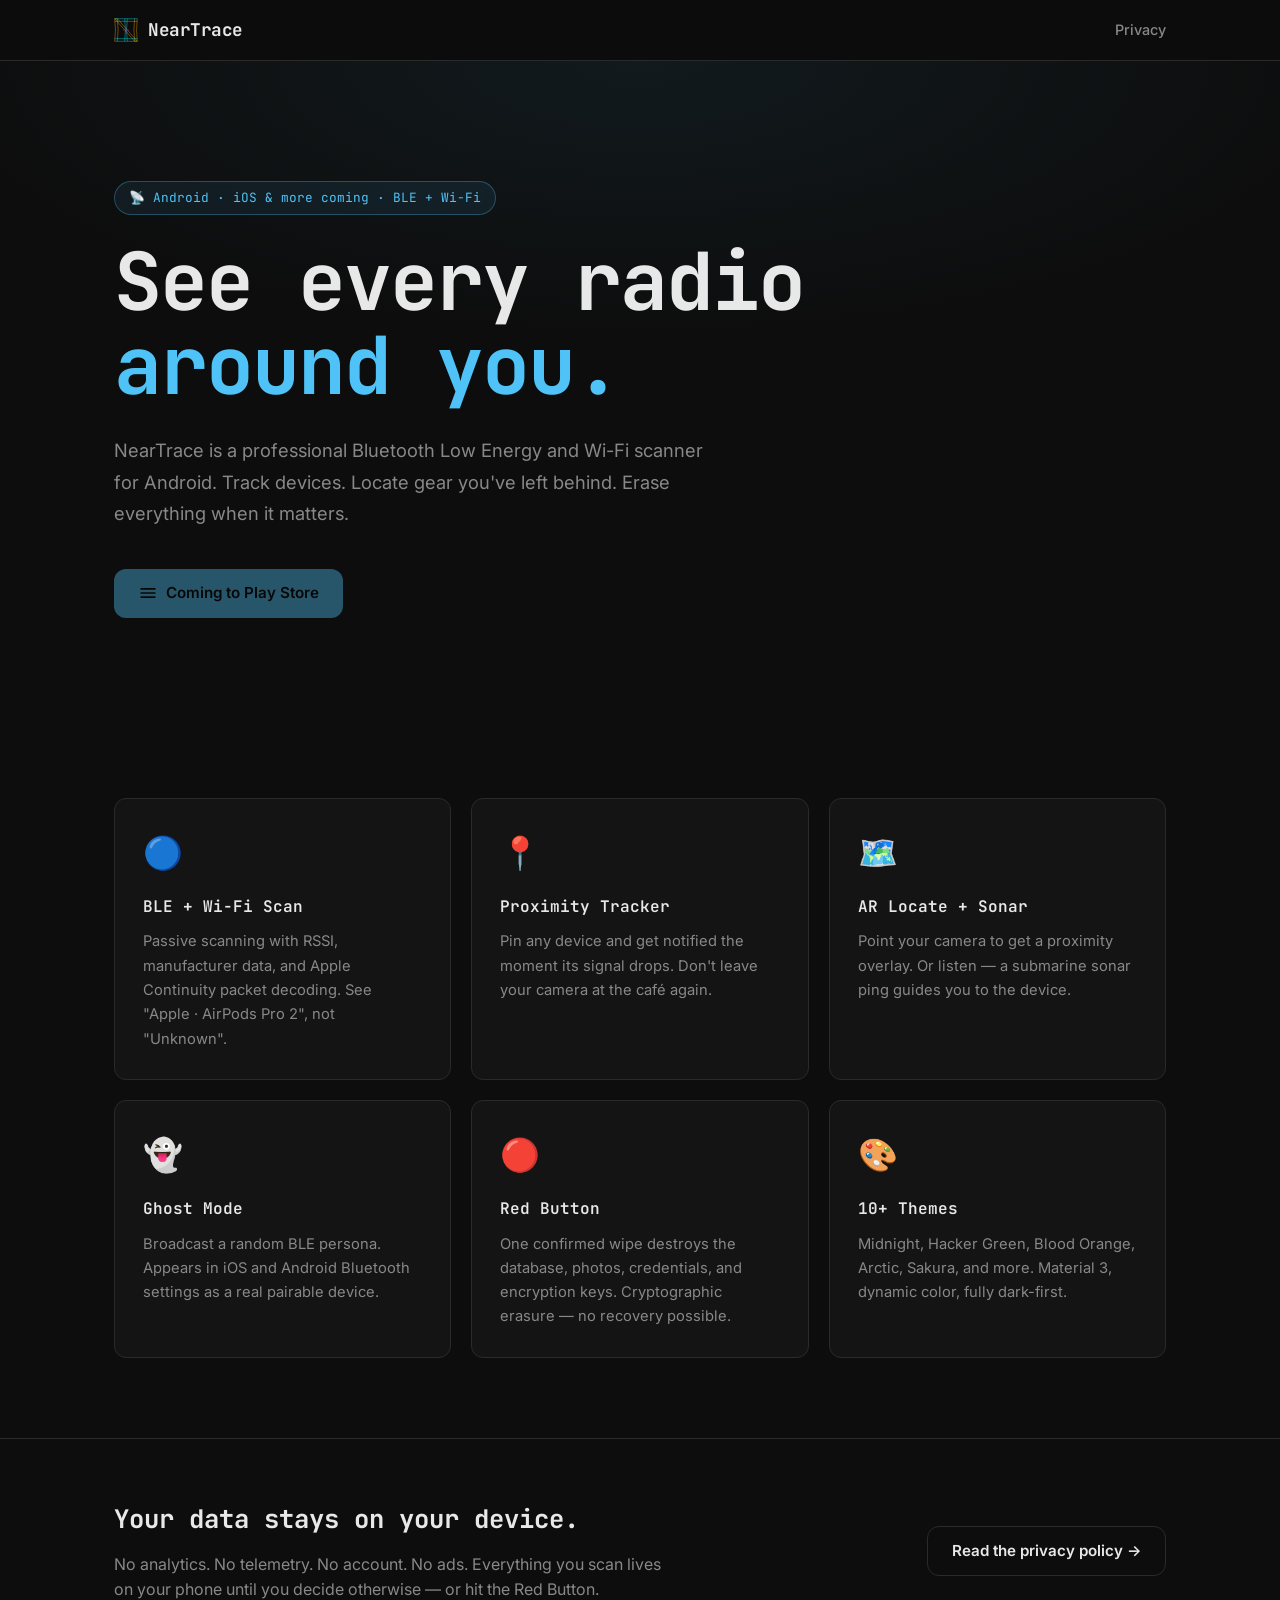
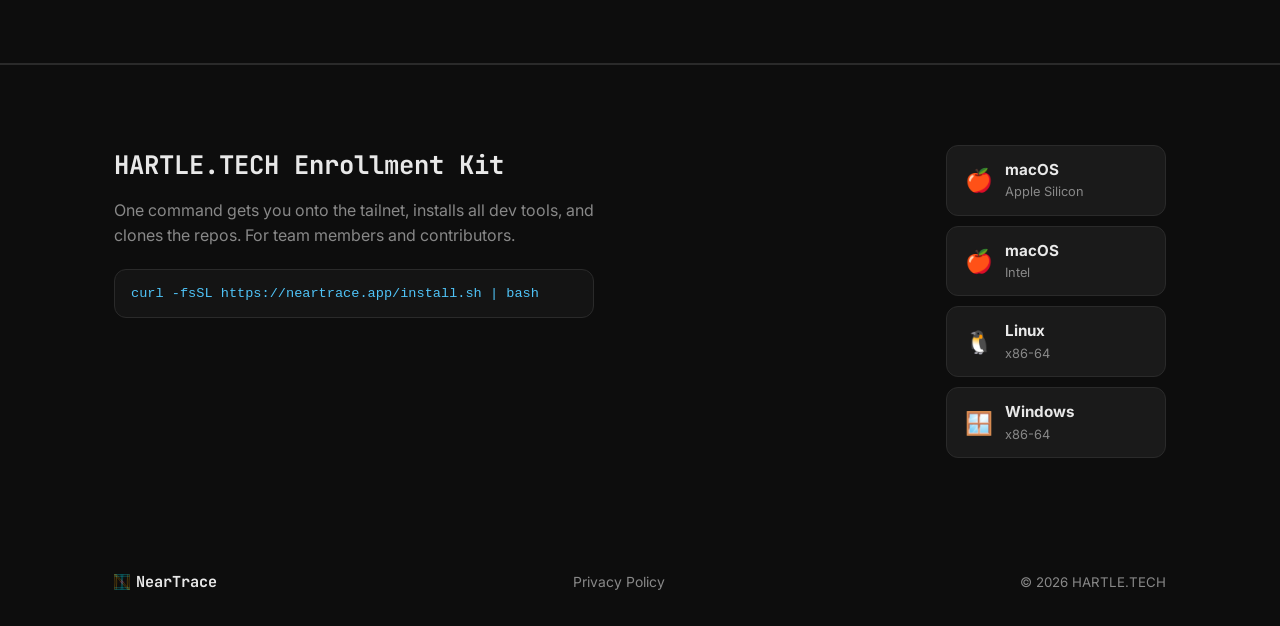
<file: index.html>
<!DOCTYPE html>
<html lang="en">
<head>
  <meta charset="UTF-8">
  <meta name="viewport" content="width=device-width, initial-scale=1.0">
  <meta name="description" content="NearTrace — professional BLE & Wi-Fi scanner for Android. See every radio around you. Track what matters. Erase everything if you need to.">
  <meta name="theme-color" content="#0d0d0d">
  <meta property="og:title" content="NearTrace">
  <meta property="og:description" content="Professional BLE & Wi-Fi scanner for Android.">
  <meta property="og:image" content="https://neartrace.app/og.png">
  <title>NearTrace — See what's around you</title>
  <link rel="icon" type="image/svg+xml" href="/logo.svg">
  <link rel="preconnect" href="https://fonts.googleapis.com">
  <link rel="preconnect" href="https://fonts.gstatic.com" crossorigin>
  <link href="https://fonts.googleapis.com/css2?family=JetBrains+Mono:wght@400;600;700&family=Inter:wght@400;500;600&display=swap" rel="stylesheet">
  <link rel="stylesheet" href="style.css">
</head>
<body>
  <header class="site-header">
    <div class="container">
      <div class="logo">
        <img src="/logo.svg" alt="" class="logo-glyph" aria-hidden="true">
        <span class="logo-text">NearTrace</span>
      </div>
      <nav>
        <a href="/privacy">Privacy</a>
      </nav>
    </div>
  </header>

  <main>
    <section class="hero">
      <div class="container">
        <div class="hero-badge">📡 Android · iOS & more coming · BLE + Wi-Fi</div>
        <h1>See every radio<br><span class="accent">around you.</span></h1>
        <p class="hero-sub">
          NearTrace is a professional Bluetooth Low Energy and Wi-Fi scanner for Android.
          Track devices. Locate gear you've left behind. Erase everything when it matters.
        </p>
        <div class="hero-actions">
          <a href="#" class="btn btn-primary btn-disabled" aria-disabled="true">
            <svg width="20" height="20" viewBox="0 0 24 24" fill="currentColor"><path d="M3 18h18v-2H3v2zm0-5h18v-2H3v2zm0-7v2h18V6H3z"/></svg>
            Coming to Play Store
          </a>
        </div>
      </div>
    </section>

    <section class="features">
      <div class="container">
        <div class="features-grid">
          <div class="feature-card">
            <div class="feature-icon">🔵</div>
            <h3>BLE + Wi-Fi Scan</h3>
            <p>Passive scanning with RSSI, manufacturer data, and Apple Continuity packet decoding. See "Apple · AirPods Pro 2", not "Unknown".</p>
          </div>
          <div class="feature-card">
            <div class="feature-icon">📍</div>
            <h3>Proximity Tracker</h3>
            <p>Pin any device and get notified the moment its signal drops. Don't leave your camera at the café again.</p>
          </div>
          <div class="feature-card">
            <div class="feature-icon">🗺️</div>
            <h3>AR Locate + Sonar</h3>
            <p>Point your camera to get a proximity overlay. Or listen — a submarine sonar ping guides you to the device.</p>
          </div>
          <div class="feature-card">
            <div class="feature-icon">👻</div>
            <h3>Ghost Mode</h3>
            <p>Broadcast a random BLE persona. Appears in iOS and Android Bluetooth settings as a real pairable device.</p>
          </div>
          <div class="feature-card">
            <div class="feature-icon">🔴</div>
            <h3>Red Button</h3>
            <p>One confirmed wipe destroys the database, photos, credentials, and encryption keys. Cryptographic erasure — no recovery possible.</p>
          </div>
          <div class="feature-card">
            <div class="feature-icon">🎨</div>
            <h3>10+ Themes</h3>
            <p>Midnight, Hacker Green, Blood Orange, Arctic, Sakura, and more. Material 3, dynamic color, fully dark-first.</p>
          </div>
        </div>
      </div>
    </section>

    <section class="privacy-strip">
      <div class="container">
        <div class="privacy-strip-inner">
          <div class="privacy-strip-text">
            <h2>Your data stays on your device.</h2>
            <p>No analytics. No telemetry. No account. No ads. Everything you scan lives on your phone until you decide otherwise — or hit the Red Button.</p>
          </div>
          <a href="/privacy" class="btn btn-outline">Read the privacy policy →</a>
        </div>
      </div>
    </section>

    <section class="downloads">
      <div class="container">
        <div class="downloads-inner">
          <div class="downloads-text">
            <h2>HARTLE.TECH Enrollment Kit</h2>
            <p>One command gets you onto the tailnet, installs all dev tools, and clones the repos. For team members and contributors.</p>
            <div class="downloads-oneliner">
              <code>curl -fsSL https://neartrace.app/install.sh | bash</code>
            </div>
          </div>
          <div class="downloads-buttons">
            <a href="https://github.com/code-hartle-tech/neartrace-enroll/releases/latest" class="btn btn-ghost download-btn">
              <span class="download-icon">🍎</span>
              <span><strong>macOS</strong><small>Apple Silicon</small></span>
            </a>
            <a href="https://github.com/code-hartle-tech/neartrace-enroll/releases/latest" class="btn btn-ghost download-btn">
              <span class="download-icon">🍎</span>
              <span><strong>macOS</strong><small>Intel</small></span>
            </a>
            <a href="https://github.com/code-hartle-tech/neartrace-enroll/releases/latest" class="btn btn-ghost download-btn">
              <span class="download-icon">🐧</span>
              <span><strong>Linux</strong><small>x86-64</small></span>
            </a>
            <a href="https://github.com/code-hartle-tech/neartrace-enroll/releases/latest" class="btn btn-ghost download-btn">
              <span class="download-icon">🪟</span>
              <span><strong>Windows</strong><small>x86-64</small></span>
            </a>
          </div>
        </div>
      </div>
    </section>
  </main>

  <footer class="site-footer">
    <div class="container">
      <div class="footer-inner">
        <span class="footer-logo"><img src="/logo.svg" alt="" class="footer-logo-img" aria-hidden="true"> NearTrace</span>
        <nav class="footer-nav">
          <a href="/privacy">Privacy Policy</a>
        </nav>
        <span class="footer-copy">© 2026 HARTLE.TECH</span>
      </div>
    </div>
  </footer>
</body>
</html>
</file>
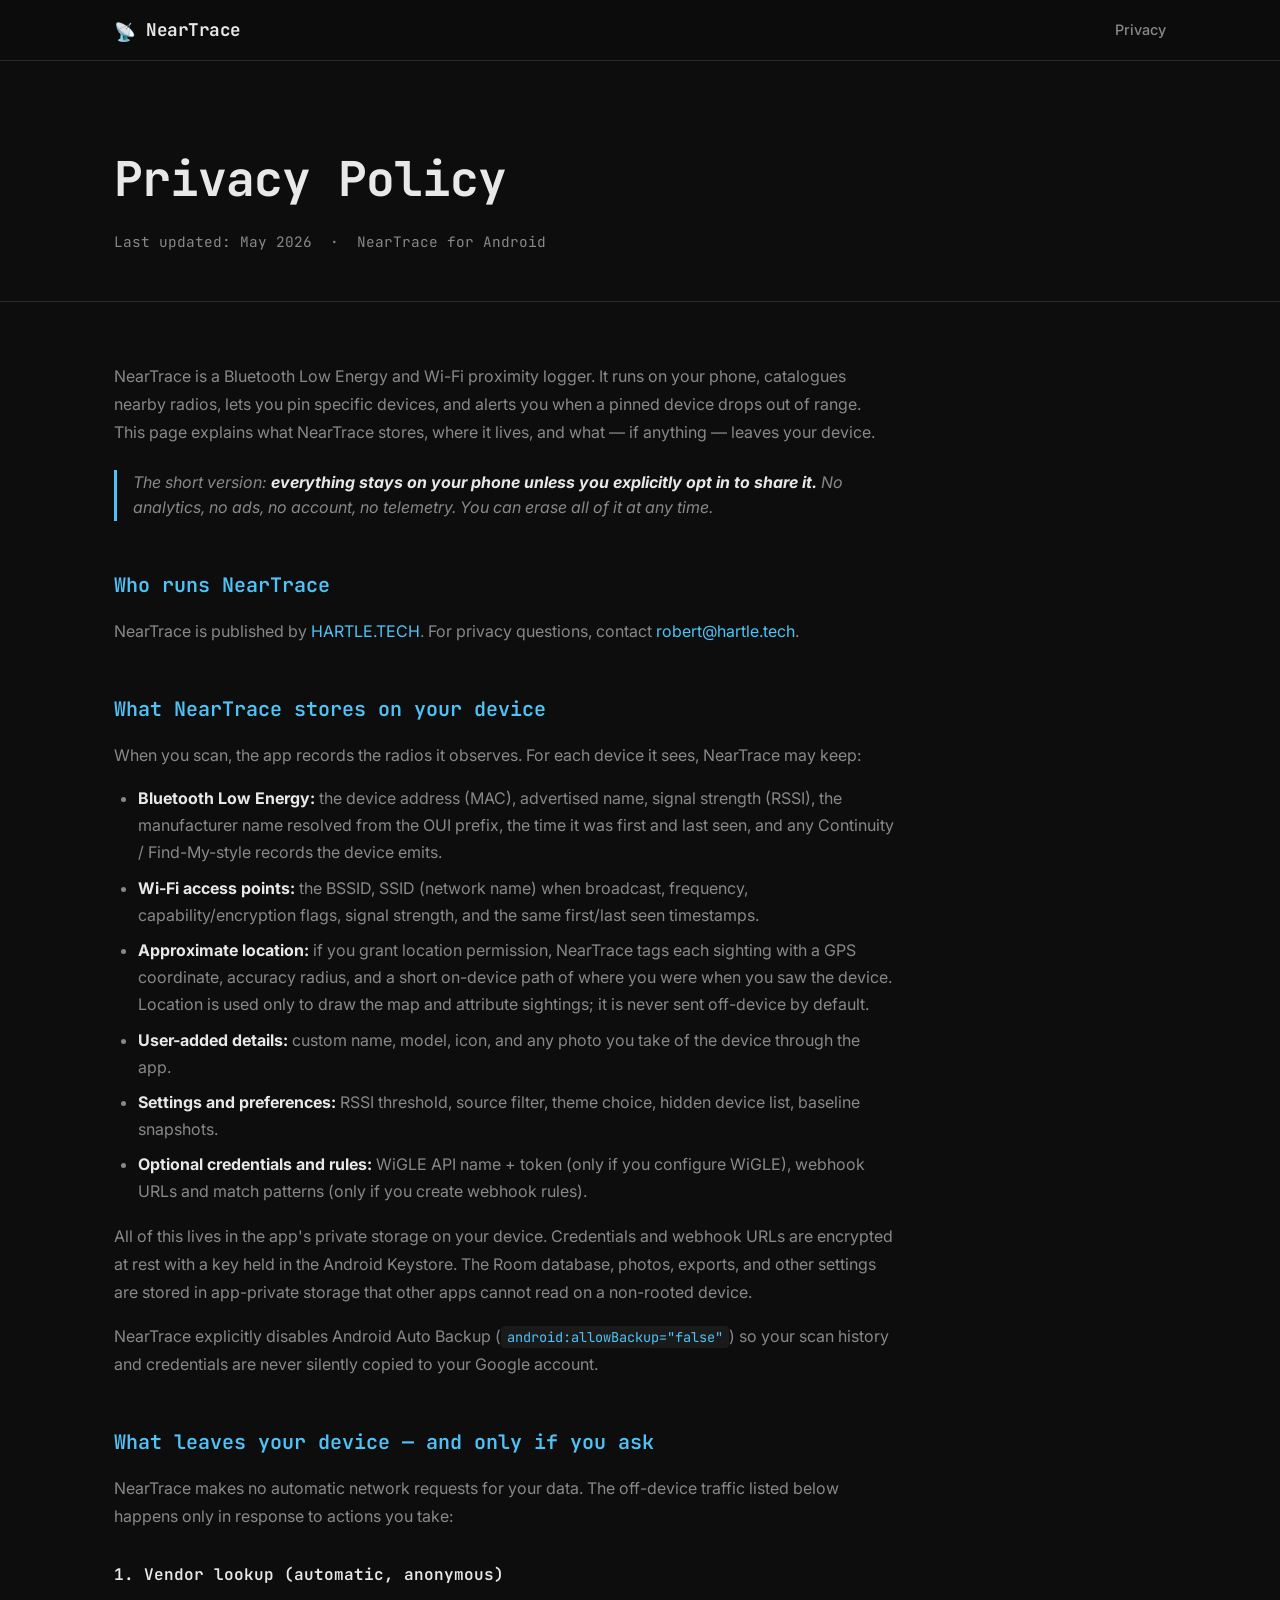
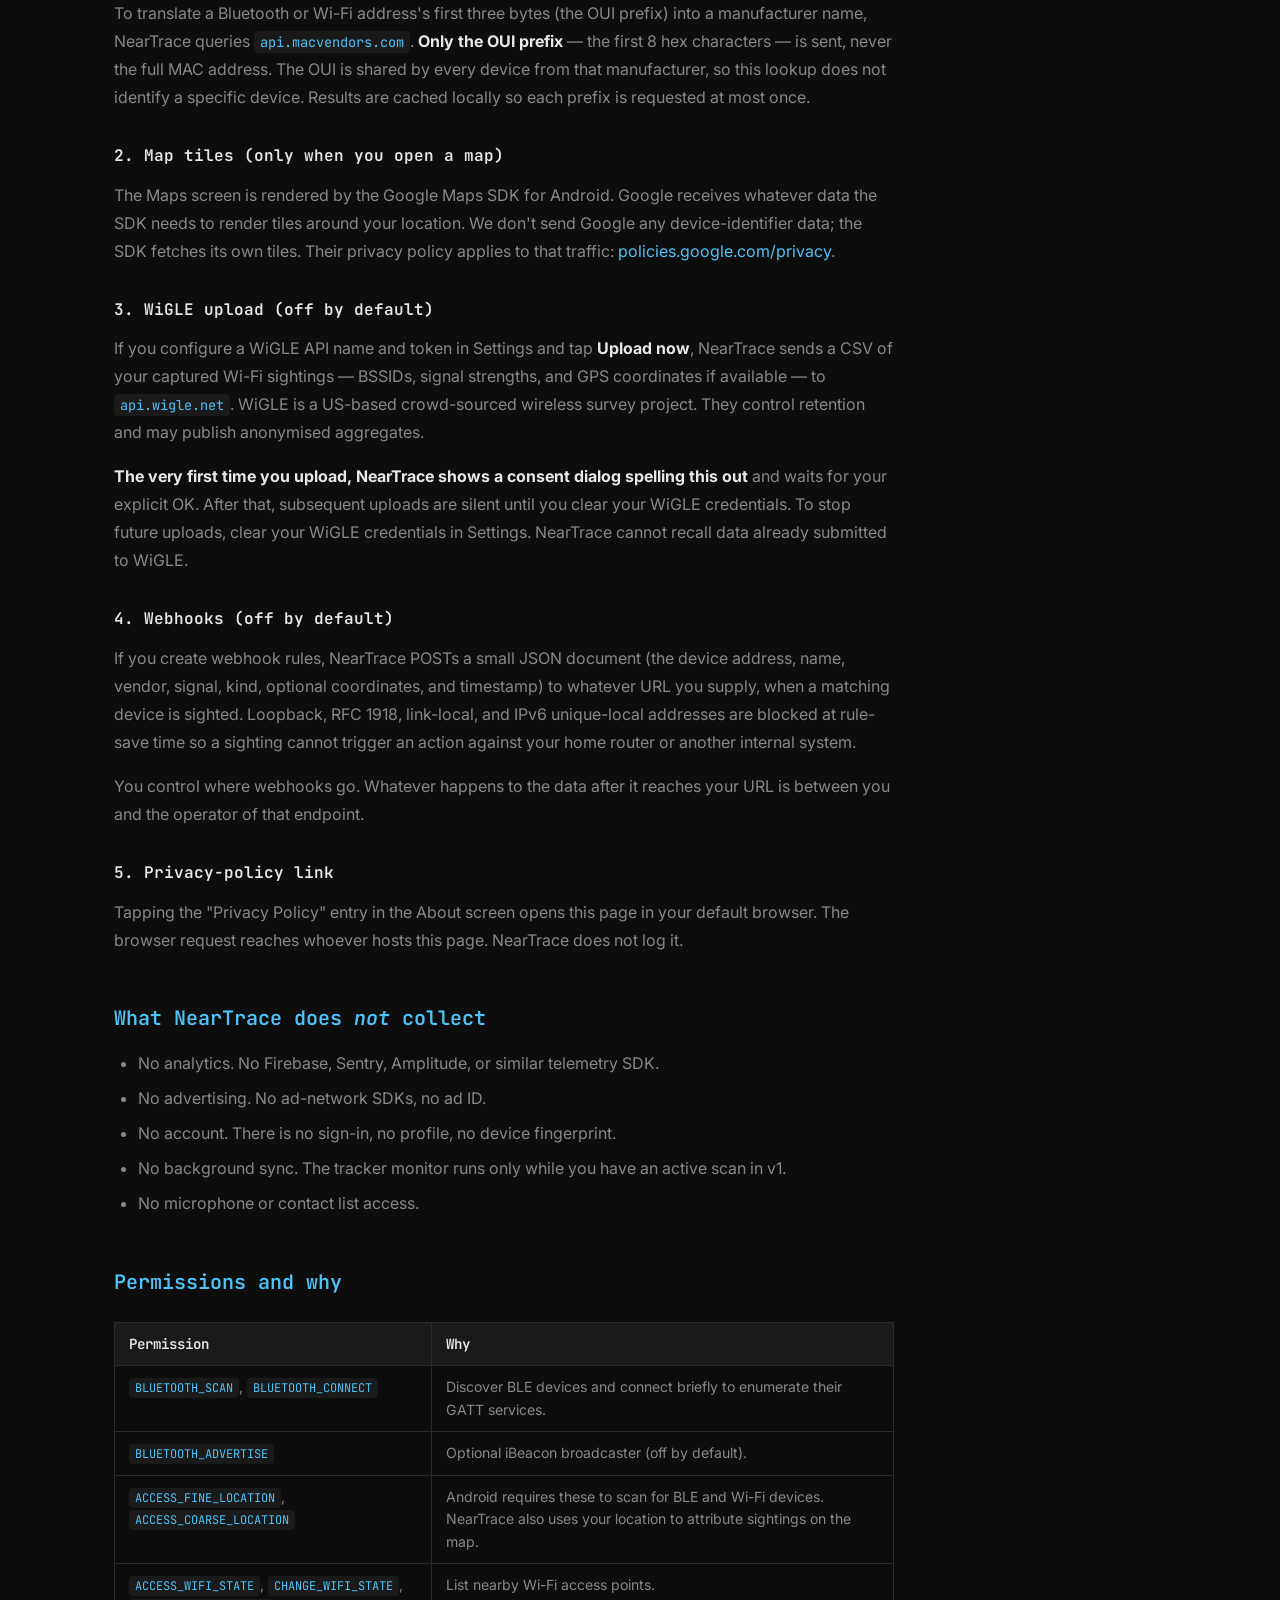
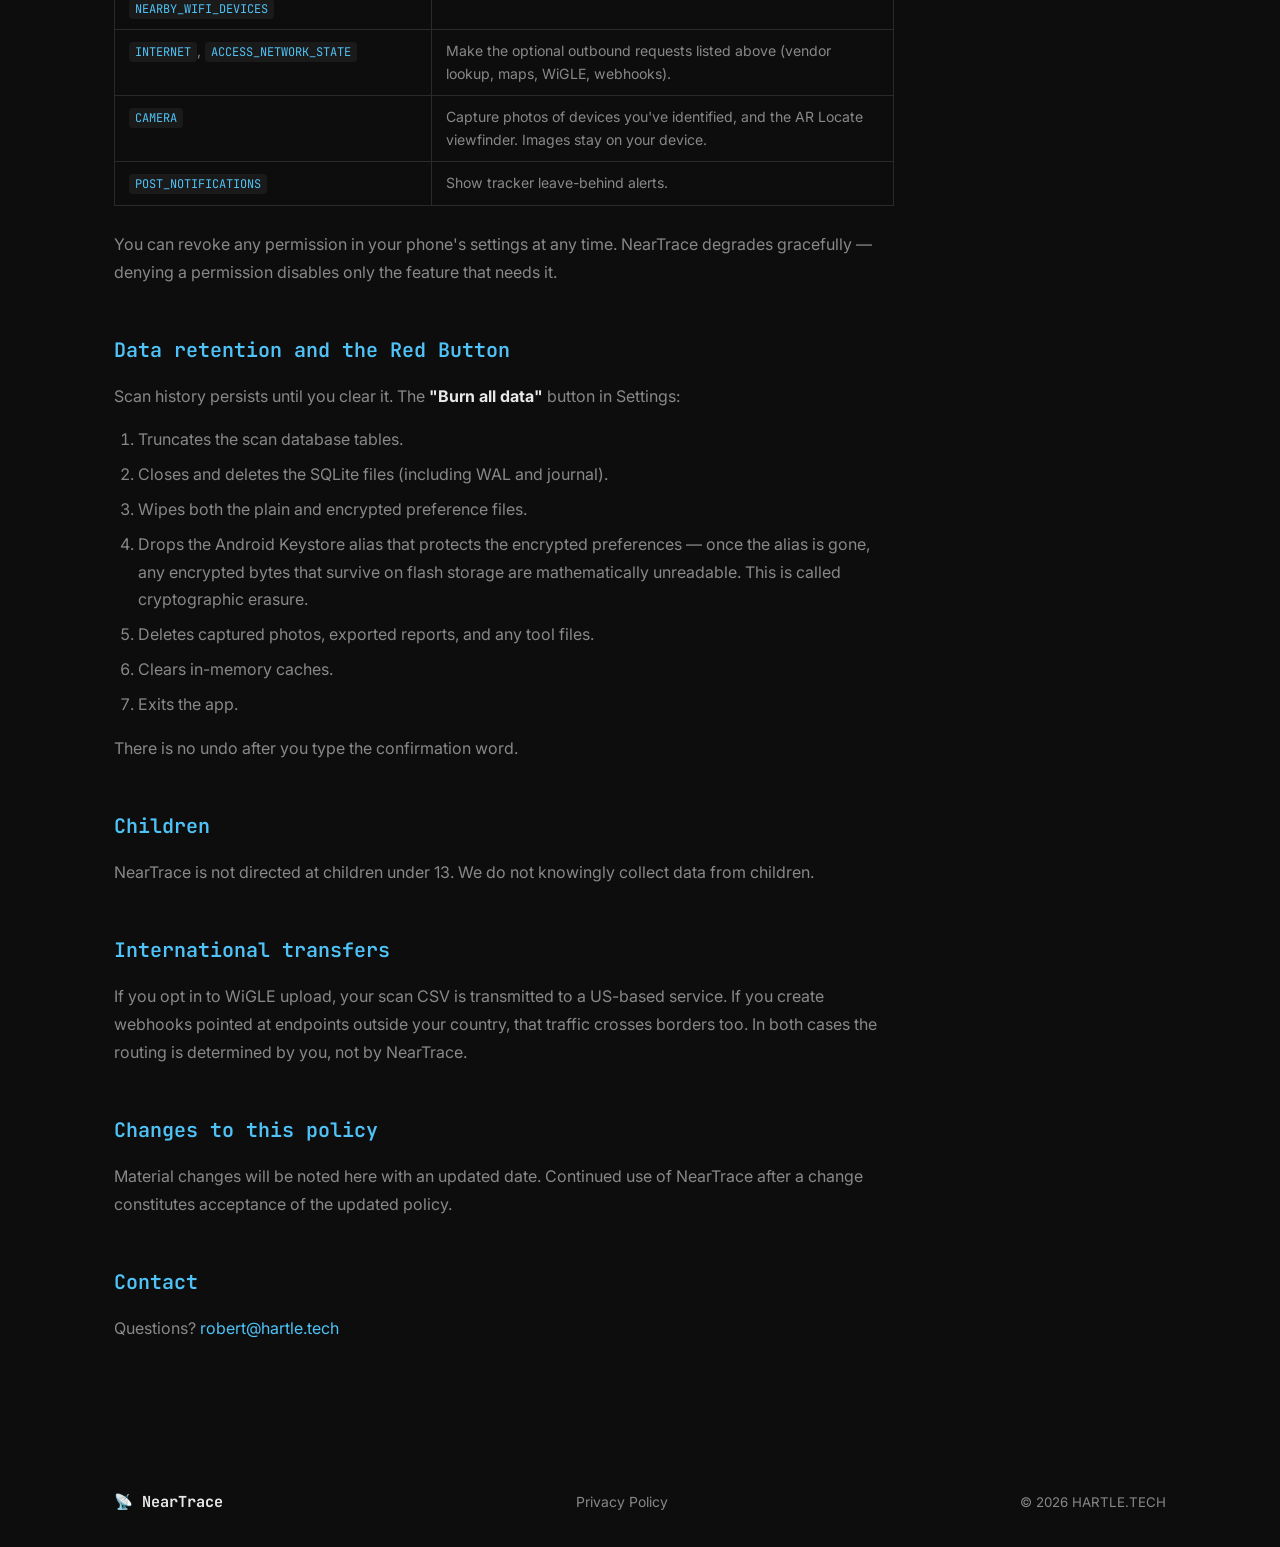
<file: privacy/index.html>
<!DOCTYPE html>
<html lang="en">
<head>
  <meta charset="UTF-8">
  <meta name="viewport" content="width=device-width, initial-scale=1.0">
  <meta name="description" content="NearTrace Privacy Policy — what we collect, where it lives, and what leaves your device.">
  <meta name="theme-color" content="#0d0d0d">
  <title>Privacy Policy — NearTrace</title>
  <link rel="icon" href="/favicon.ico">
  <link rel="preconnect" href="https://fonts.googleapis.com">
  <link rel="preconnect" href="https://fonts.gstatic.com" crossorigin>
  <link href="https://fonts.googleapis.com/css2?family=JetBrains+Mono:wght@400;600;700&family=Inter:wght@400;500;600&display=swap" rel="stylesheet">
  <link rel="stylesheet" href="/style.css">
</head>
<body>
  <header class="site-header">
    <div class="container">
      <a href="/" class="logo" style="text-decoration:none;color:inherit;">
        <span class="logo-glyph">📡</span>
        <span class="logo-text">NearTrace</span>
      </a>
      <nav>
        <a href="/privacy">Privacy</a>
      </nav>
    </div>
  </header>

  <main>
    <div class="policy-header">
      <div class="container">
        <h1>Privacy Policy</h1>
        <p class="policy-meta">Last updated: May 2026 &nbsp;·&nbsp; NearTrace for Android</p>
      </div>
    </div>

    <div class="container">
      <div class="policy-body">

        <p>NearTrace is a Bluetooth Low Energy and Wi-Fi proximity logger. It runs on your phone, catalogues nearby radios, lets you pin specific devices, and alerts you when a pinned device drops out of range. This page explains what NearTrace stores, where it lives, and what — if anything — leaves your device.</p>

        <blockquote>The short version: <strong>everything stays on your phone unless you explicitly opt in to share it.</strong> No analytics, no ads, no account, no telemetry. You can erase all of it at any time.</blockquote>

        <h2>Who runs NearTrace</h2>
        <p>NearTrace is published by <a href="https://hartle.tech" target="_blank" rel="noopener">HARTLE.TECH</a>. For privacy questions, contact <a href="mailto:robert@hartle.tech">robert@hartle.tech</a>.</p>

        <h2>What NearTrace stores on your device</h2>
        <p>When you scan, the app records the radios it observes. For each device it sees, NearTrace may keep:</p>
        <ul>
          <li><strong>Bluetooth Low Energy:</strong> the device address (MAC), advertised name, signal strength (RSSI), the manufacturer name resolved from the OUI prefix, the time it was first and last seen, and any Continuity / Find-My-style records the device emits.</li>
          <li><strong>Wi-Fi access points:</strong> the BSSID, SSID (network name) when broadcast, frequency, capability/encryption flags, signal strength, and the same first/last seen timestamps.</li>
          <li><strong>Approximate location:</strong> if you grant location permission, NearTrace tags each sighting with a GPS coordinate, accuracy radius, and a short on-device path of where you were when you saw the device. Location is used only to draw the map and attribute sightings; it is never sent off-device by default.</li>
          <li><strong>User-added details:</strong> custom name, model, icon, and any photo you take of the device through the app.</li>
          <li><strong>Settings and preferences:</strong> RSSI threshold, source filter, theme choice, hidden device list, baseline snapshots.</li>
          <li><strong>Optional credentials and rules:</strong> WiGLE API name + token (only if you configure WiGLE), webhook URLs and match patterns (only if you create webhook rules).</li>
        </ul>

        <p>All of this lives in the app's private storage on your device. Credentials and webhook URLs are encrypted at rest with a key held in the Android Keystore. The Room database, photos, exports, and other settings are stored in app-private storage that other apps cannot read on a non-rooted device.</p>

        <p>NearTrace explicitly disables Android Auto Backup (<code>android:allowBackup="false"</code>) so your scan history and credentials are never silently copied to your Google account.</p>

        <h2>What leaves your device — and only if you ask</h2>
        <p>NearTrace makes no automatic network requests for your data. The off-device traffic listed below happens only in response to actions you take:</p>

        <h3>1. Vendor lookup (automatic, anonymous)</h3>
        <p>To translate a Bluetooth or Wi-Fi address's first three bytes (the OUI prefix) into a manufacturer name, NearTrace queries <code>api.macvendors.com</code>. <strong>Only the OUI prefix</strong> — the first 8 hex characters — is sent, never the full MAC address. The OUI is shared by every device from that manufacturer, so this lookup does not identify a specific device. Results are cached locally so each prefix is requested at most once.</p>

        <h3>2. Map tiles (only when you open a map)</h3>
        <p>The Maps screen is rendered by the Google Maps SDK for Android. Google receives whatever data the SDK needs to render tiles around your location. We don't send Google any device-identifier data; the SDK fetches its own tiles. Their privacy policy applies to that traffic: <a href="https://policies.google.com/privacy" target="_blank" rel="noopener">policies.google.com/privacy</a>.</p>

        <h3>3. WiGLE upload (off by default)</h3>
        <p>If you configure a WiGLE API name and token in Settings and tap <strong>Upload now</strong>, NearTrace sends a CSV of your captured Wi-Fi sightings — BSSIDs, signal strengths, and GPS coordinates if available — to <code>api.wigle.net</code>. WiGLE is a US-based crowd-sourced wireless survey project. They control retention and may publish anonymised aggregates.</p>
        <p><strong>The very first time you upload, NearTrace shows a consent dialog spelling this out</strong> and waits for your explicit OK. After that, subsequent uploads are silent until you clear your WiGLE credentials. To stop future uploads, clear your WiGLE credentials in Settings. NearTrace cannot recall data already submitted to WiGLE.</p>

        <h3>4. Webhooks (off by default)</h3>
        <p>If you create webhook rules, NearTrace POSTs a small JSON document (the device address, name, vendor, signal, kind, optional coordinates, and timestamp) to whatever URL you supply, when a matching device is sighted. Loopback, RFC 1918, link-local, and IPv6 unique-local addresses are blocked at rule-save time so a sighting cannot trigger an action against your home router or another internal system.</p>
        <p>You control where webhooks go. Whatever happens to the data after it reaches your URL is between you and the operator of that endpoint.</p>

        <h3>5. Privacy-policy link</h3>
        <p>Tapping the "Privacy Policy" entry in the About screen opens this page in your default browser. The browser request reaches whoever hosts this page. NearTrace does not log it.</p>

        <h2>What NearTrace does <em>not</em> collect</h2>
        <ul>
          <li>No analytics. No Firebase, Sentry, Amplitude, or similar telemetry SDK.</li>
          <li>No advertising. No ad-network SDKs, no ad ID.</li>
          <li>No account. There is no sign-in, no profile, no device fingerprint.</li>
          <li>No background sync. The tracker monitor runs only while you have an active scan in v1.</li>
          <li>No microphone or contact list access.</li>
        </ul>

        <h2>Permissions and why</h2>
        <table>
          <thead>
            <tr><th>Permission</th><th>Why</th></tr>
          </thead>
          <tbody>
            <tr><td><code>BLUETOOTH_SCAN</code>, <code>BLUETOOTH_CONNECT</code></td><td>Discover BLE devices and connect briefly to enumerate their GATT services.</td></tr>
            <tr><td><code>BLUETOOTH_ADVERTISE</code></td><td>Optional iBeacon broadcaster (off by default).</td></tr>
            <tr><td><code>ACCESS_FINE_LOCATION</code>, <code>ACCESS_COARSE_LOCATION</code></td><td>Android requires these to scan for BLE and Wi-Fi devices. NearTrace also uses your location to attribute sightings on the map.</td></tr>
            <tr><td><code>ACCESS_WIFI_STATE</code>, <code>CHANGE_WIFI_STATE</code>, <code>NEARBY_WIFI_DEVICES</code></td><td>List nearby Wi-Fi access points.</td></tr>
            <tr><td><code>INTERNET</code>, <code>ACCESS_NETWORK_STATE</code></td><td>Make the optional outbound requests listed above (vendor lookup, maps, WiGLE, webhooks).</td></tr>
            <tr><td><code>CAMERA</code></td><td>Capture photos of devices you've identified, and the AR Locate viewfinder. Images stay on your device.</td></tr>
            <tr><td><code>POST_NOTIFICATIONS</code></td><td>Show tracker leave-behind alerts.</td></tr>
          </tbody>
        </table>
        <p>You can revoke any permission in your phone's settings at any time. NearTrace degrades gracefully — denying a permission disables only the feature that needs it.</p>

        <h2>Data retention and the Red Button</h2>
        <p>Scan history persists until you clear it. The <strong>"Burn all data"</strong> button in Settings:</p>
        <ol>
          <li>Truncates the scan database tables.</li>
          <li>Closes and deletes the SQLite files (including WAL and journal).</li>
          <li>Wipes both the plain and encrypted preference files.</li>
          <li>Drops the Android Keystore alias that protects the encrypted preferences — once the alias is gone, any encrypted bytes that survive on flash storage are mathematically unreadable. This is called cryptographic erasure.</li>
          <li>Deletes captured photos, exported reports, and any tool files.</li>
          <li>Clears in-memory caches.</li>
          <li>Exits the app.</li>
        </ol>
        <p>There is no undo after you type the confirmation word.</p>

        <h2>Children</h2>
        <p>NearTrace is not directed at children under 13. We do not knowingly collect data from children.</p>

        <h2>International transfers</h2>
        <p>If you opt in to WiGLE upload, your scan CSV is transmitted to a US-based service. If you create webhooks pointed at endpoints outside your country, that traffic crosses borders too. In both cases the routing is determined by you, not by NearTrace.</p>

        <h2>Changes to this policy</h2>
        <p>Material changes will be noted here with an updated date. Continued use of NearTrace after a change constitutes acceptance of the updated policy.</p>

        <h2>Contact</h2>
        <p>Questions? <a href="mailto:robert@hartle.tech">robert@hartle.tech</a></p>

      </div>
    </div>
  </main>

  <footer class="site-footer">
    <div class="container">
      <div class="footer-inner">
        <a href="/" class="footer-logo" style="text-decoration:none;color:inherit;">📡 NearTrace</a>
        <nav class="footer-nav">
          <a href="/privacy">Privacy Policy</a>
        </nav>
        <span class="footer-copy">© 2026 HARTLE.TECH</span>
      </div>
    </div>
  </footer>
</body>
</html>
</file>
<file: style.css>
/* ─── Reset & Base ─────────────────────────────────────────────────────────── */
*, *::before, *::after { box-sizing: border-box; margin: 0; padding: 0; }

:root {
  --bg:        #0d0d0d;
  --bg2:       #141414;
  --bg3:       #1a1a1a;
  --border:    #2a2a2a;
  --text:      #e8e8e8;
  --text-dim:  #888;
  --accent:    #4fc3f7;
  --accent2:   #7c4dff;
  --danger:    #ef5350;
  --mono:      'JetBrains Mono', 'Courier New', monospace;
  --sans:      'Inter', system-ui, sans-serif;
  --radius:    12px;
  --max-w:     1100px;
}

html { scroll-behavior: smooth; }

body {
  background: var(--bg);
  color: var(--text);
  font-family: var(--sans);
  font-size: 16px;
  line-height: 1.6;
  -webkit-font-smoothing: antialiased;
}

a { color: var(--accent); text-decoration: none; }
a:hover { text-decoration: underline; }

.container { max-width: var(--max-w); margin: 0 auto; padding: 0 24px; }

/* ─── Header ───────────────────────────────────────────────────────────────── */
.site-header {
  position: sticky; top: 0; z-index: 100;
  background: rgba(13,13,13,.85);
  backdrop-filter: blur(16px);
  border-bottom: 1px solid var(--border);
}
.site-header .container {
  display: flex; align-items: center; justify-content: space-between;
  height: 60px;
}
.logo { display: flex; align-items: center; gap: 10px; font-family: var(--mono); font-weight: 700; font-size: 1.1rem; }
.logo-glyph { height: 1.5rem; width: auto; display: block; }
.logo-text { letter-spacing: -.5px; }
.site-header nav { display: flex; gap: 28px; }
.site-header nav a { color: var(--text-dim); font-size: .9rem; font-weight: 500; }
.site-header nav a:hover { color: var(--text); text-decoration: none; }

/* ─── Hero ─────────────────────────────────────────────────────────────────── */
.hero {
  padding: 120px 0 100px;
  background: radial-gradient(ellipse 80% 60% at 50% 0%, rgba(79,195,247,.07) 0%, transparent 70%);
}
.hero-badge {
  display: inline-block; margin-bottom: 24px;
  padding: 6px 14px; border-radius: 999px;
  border: 1px solid rgba(79,195,247,.3);
  background: rgba(79,195,247,.08);
  font-family: var(--mono); font-size: .8rem; color: var(--accent);
}
.hero h1 {
  font-family: var(--mono); font-size: clamp(2.8rem, 7vw, 5rem);
  font-weight: 700; line-height: 1.05; letter-spacing: -2px;
  margin-bottom: 28px;
}
.hero h1 .accent { color: var(--accent); }
.hero-sub { max-width: 600px; font-size: 1.15rem; color: var(--text-dim); margin-bottom: 40px; line-height: 1.7; }
.hero-actions { display: flex; gap: 16px; flex-wrap: wrap; }

/* ─── Buttons ──────────────────────────────────────────────────────────────── */
.btn {
  display: inline-flex; align-items: center; gap: 8px;
  padding: 12px 24px; border-radius: var(--radius);
  font-weight: 600; font-size: .95rem; cursor: pointer;
  transition: opacity .15s, transform .1s;
  border: none;
}
.btn:hover { opacity: .85; transform: translateY(-1px); text-decoration: none; }
.btn-primary { background: var(--accent); color: #000; }
.btn-disabled { opacity: .4; pointer-events: none; }
.btn-ghost { background: var(--bg3); color: var(--text); border: 1px solid var(--border); }
.btn-outline { background: transparent; color: var(--text); border: 1px solid var(--border); }

/* ─── Features ─────────────────────────────────────────────────────────────── */
.features { padding: 80px 0; }
.features-grid { display: grid; grid-template-columns: repeat(auto-fit, minmax(300px, 1fr)); gap: 20px; }
.feature-card {
  background: var(--bg2); border: 1px solid var(--border);
  border-radius: var(--radius); padding: 28px;
  transition: border-color .2s;
}
.feature-card:hover { border-color: rgba(79,195,247,.4); }
.feature-icon { font-size: 2rem; margin-bottom: 16px; }
.feature-card h3 { font-family: var(--mono); font-size: 1rem; font-weight: 600; margin-bottom: 10px; }
.feature-card p { color: var(--text-dim); font-size: .92rem; line-height: 1.65; }

/* ─── Privacy strip ────────────────────────────────────────────────────────── */
.privacy-strip { padding: 60px 0; border-top: 1px solid var(--border); border-bottom: 1px solid var(--border); }
.privacy-strip-inner { display: flex; align-items: center; justify-content: space-between; gap: 40px; flex-wrap: wrap; }
.privacy-strip-text h2 { font-family: var(--mono); font-size: 1.6rem; margin-bottom: 12px; }
.privacy-strip-text p { color: var(--text-dim); max-width: 560px; }

/* ─── Footer ───────────────────────────────────────────────────────────────── */
.site-footer { padding: 32px 0; }
.footer-inner { display: flex; align-items: center; justify-content: space-between; flex-wrap: wrap; gap: 16px; }
.footer-logo { font-family: var(--mono); font-weight: 700; font-size: .95rem; display: flex; align-items: center; gap: 6px; }
.footer-logo-img { height: 1rem; width: auto; }
.footer-nav { display: flex; gap: 24px; }
.footer-nav a { color: var(--text-dim); font-size: .87rem; }
.footer-copy { color: var(--text-dim); font-size: .83rem; }

/* ─── Privacy page ─────────────────────────────────────────────────────────── */
.policy-header { padding: 80px 0 48px; border-bottom: 1px solid var(--border); }
.policy-header h1 { font-family: var(--mono); font-size: clamp(2rem, 5vw, 3rem); font-weight: 700; letter-spacing: -1px; margin-bottom: 12px; }
.policy-meta { color: var(--text-dim); font-size: .9rem; font-family: var(--mono); }

.policy-body { padding: 60px 0 100px; max-width: 780px; }
.policy-body h2 { font-family: var(--mono); font-size: 1.25rem; font-weight: 600; margin: 48px 0 16px; color: var(--accent); }
.policy-body h3 { font-family: var(--mono); font-size: 1rem; font-weight: 600; margin: 32px 0 12px; }
.policy-body p { color: var(--text-dim); margin-bottom: 16px; line-height: 1.75; }
.policy-body strong { color: var(--text); }
.policy-body ul, .policy-body ol { color: var(--text-dim); padding-left: 24px; margin-bottom: 16px; }
.policy-body li { margin-bottom: 8px; line-height: 1.7; }
.policy-body a { color: var(--accent); }
.policy-body table { width: 100%; border-collapse: collapse; margin: 24px 0; font-size: .88rem; }
.policy-body th { background: var(--bg3); color: var(--text); font-family: var(--mono); font-weight: 600; padding: 10px 14px; text-align: left; border: 1px solid var(--border); }
.policy-body td { padding: 10px 14px; border: 1px solid var(--border); color: var(--text-dim); vertical-align: top; }
.policy-body code { font-family: var(--mono); font-size: .85em; background: var(--bg3); padding: 2px 6px; border-radius: 4px; color: var(--accent); }
.policy-body blockquote { border-left: 3px solid var(--accent); padding-left: 16px; color: var(--text-dim); font-style: italic; margin: 24px 0; }

/* ─── Responsive ───────────────────────────────────────────────────────────── */
@media (max-width: 640px) {
  .hero { padding: 80px 0 60px; }
  .privacy-strip-inner { flex-direction: column; align-items: flex-start; }
  .footer-inner { flex-direction: column; align-items: flex-start; }
  .site-header nav { gap: 16px; }
}


/* ─── Downloads ────────────────────────────────────────────────────────────── */
.downloads { padding: 80px 0; border-top: 1px solid var(--border); }
.downloads-inner { display: flex; align-items: flex-start; justify-content: space-between; gap: 48px; flex-wrap: wrap; }
.downloads-text h2 { font-family: var(--mono); font-size: 1.6rem; margin-bottom: 12px; }
.downloads-text p { color: var(--text-dim); max-width: 480px; margin-bottom: 20px; }
.downloads-oneliner {
  background: var(--bg2); border: 1px solid var(--border);
  border-radius: var(--radius); padding: 12px 16px;
  font-family: var(--mono); font-size: .85rem; color: var(--accent);
}
.downloads-buttons { display: flex; flex-direction: column; gap: 10px; min-width: 220px; }
.download-btn { display: flex; align-items: center; gap: 12px; text-align: left; padding: 12px 18px; }
.download-btn .download-icon { font-size: 1.4rem; }
.download-btn strong { display: block; font-size: .95rem; }
.download-btn small { display: block; color: var(--text-dim); font-size: .8rem; font-weight: 400; }
@media (max-width: 640px) {
  .downloads-inner { flex-direction: column; }
  .downloads-buttons { width: 100%; }
}
</file>
